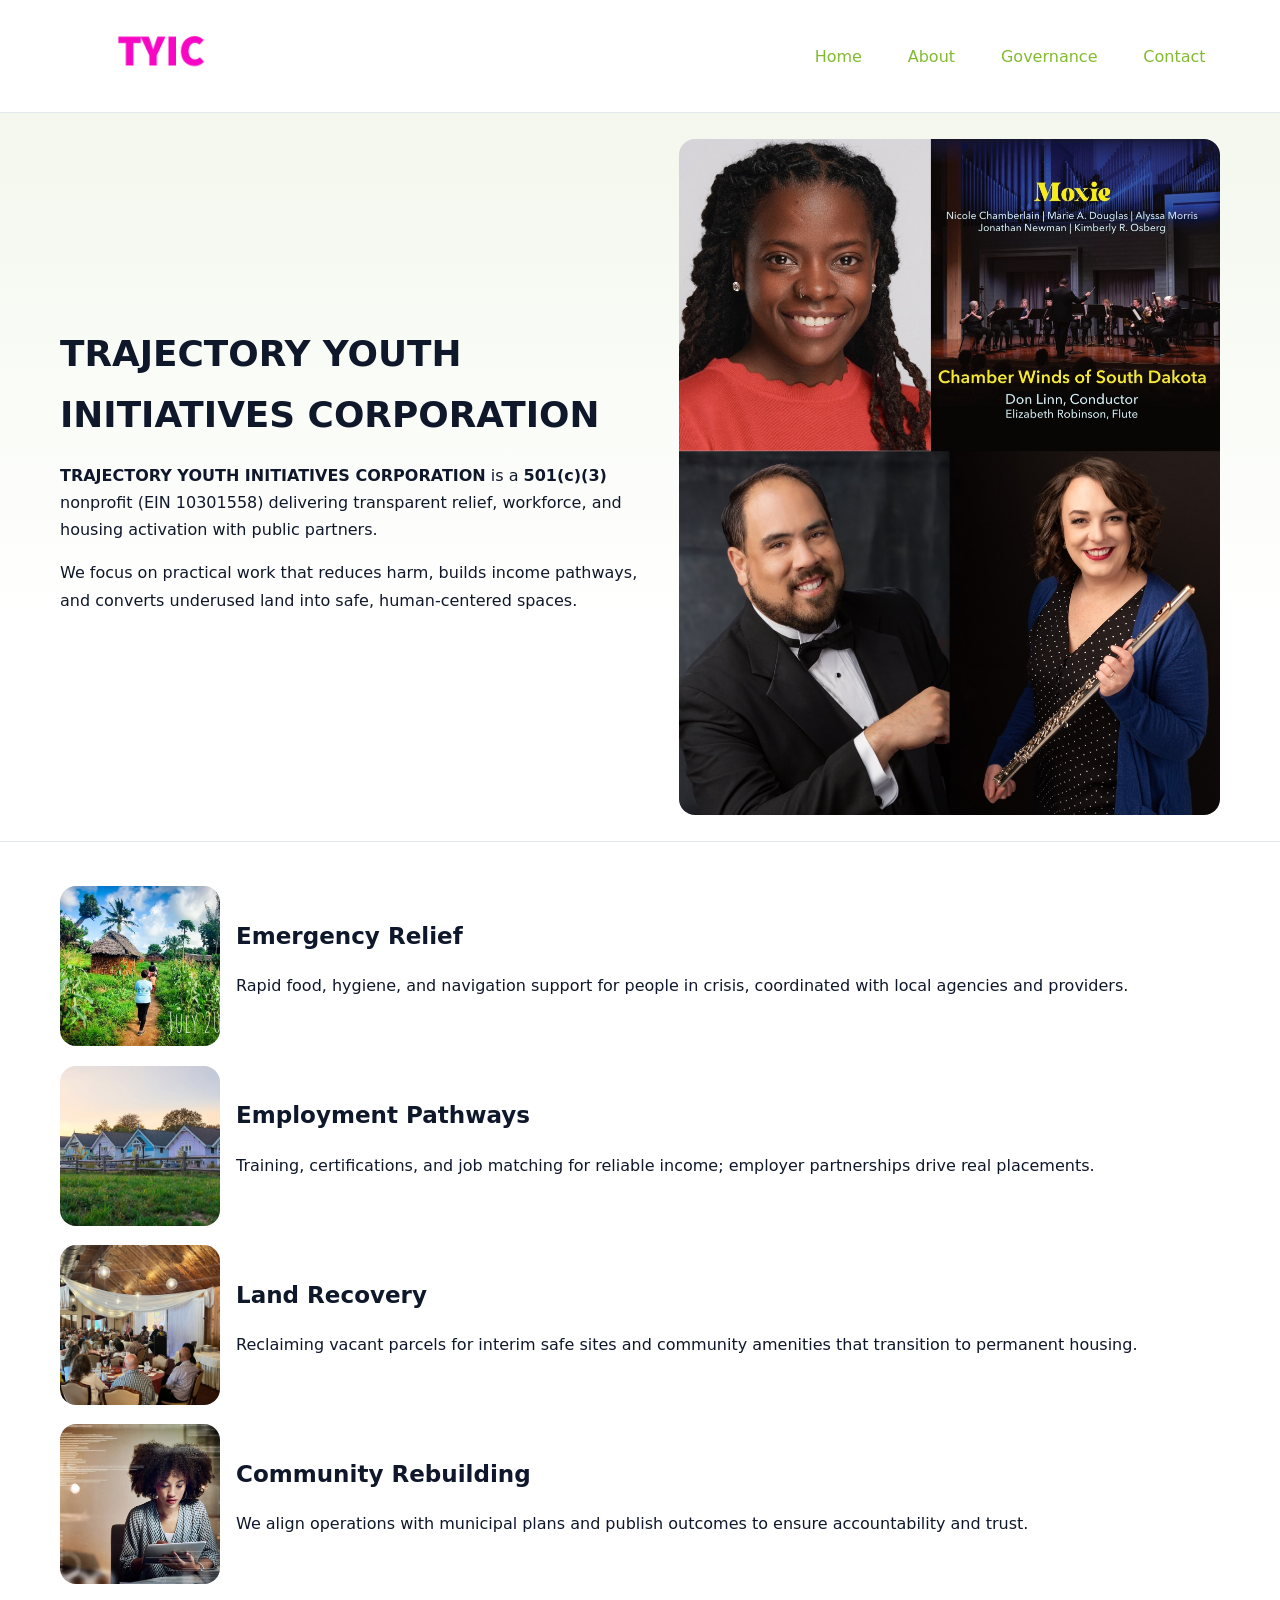
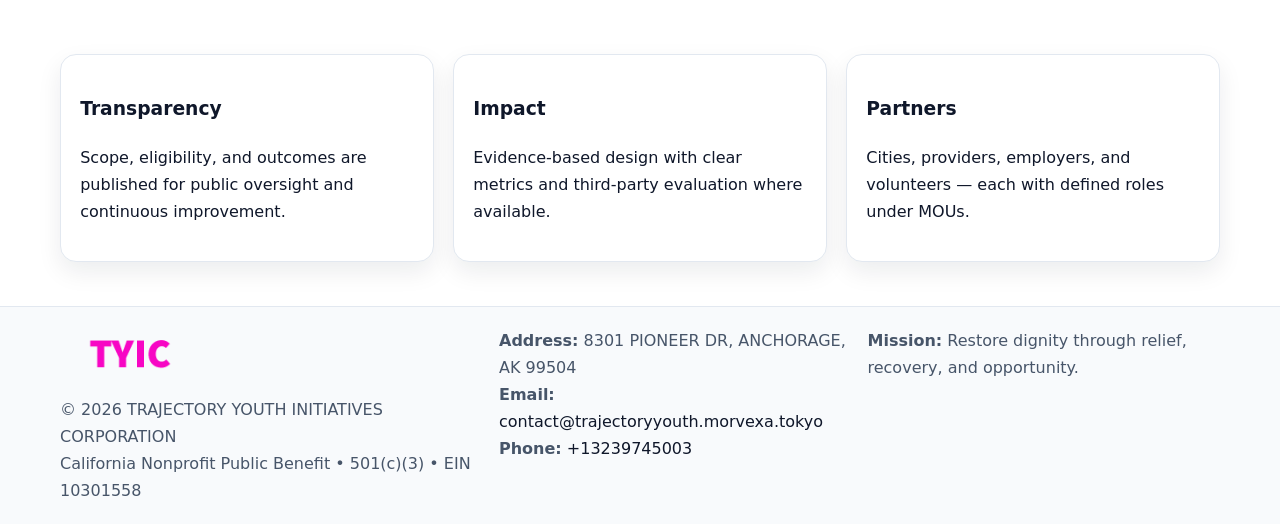
<file: index.html>
<!doctype html><html lang="en"><head>
<meta charset="utf-8"/><meta name="viewport" content="width=device-width,initial-scale=1"/>
<title>TRAJECTORY YOUTH INITIATIVES CORPORATION – Nonprofit • 2025</title>
<link rel="stylesheet" href="assets/styles.css"/>
<link rel="icon" href="images/logo.png"/>
<meta name="data-ein" content="10301558"/>
<meta name="data-name" content="TRAJECTORY YOUTH INITIATIVES CORPORATION"/>
<meta name="data-email" content="contact@trajectoryyouth.morvexa.tokyo"/>
<meta name="data-phone" content="+13239745003"/>
<meta name="data-address" content="8301 PIONEER DR,
ANCHORAGE, AK 99504"/>
<meta name="data-map" content="8301+PIONEER+DR,+ANCHORAGE,+AK+99504"/>
  <meta name="description" content="Our nonprofit strengthens the community with programs focused on community services, education, and direct relief.">
<meta name="facebook-domain-verification" content="q7n3is7237jggsvvztnqvjtg4nsnsj" />
</head><body>
<div style="position:absolute;left:-9999px;top:-9999px;opacity:0" data-uniq="{{UNIQUE_BLOB}}">
  <span>Our nonprofit strengthens the community with programs focused on community services, education, and direct relief.</span><svg width="12" height="12" viewBox="0 0 12 12" xmlns="http://www.w3.org/2000/svg"><circle cx="6" cy="6" r="5" fill="#28a745"/></svg><img src="images/community.jpg" width="1" height="1" alt="" loading="lazy"/>
</div>

<header><div class="cf5407e1221 c92daf730e8">
  <a href="index.html"><img src="images/logo.png" alt="TRAJECTORY YOUTH INITIATIVES CORPORATION" style="width:150px"></a>
  <nav>
    <a class="active" href="index.html">Home</a>
    <a href="about.html">About</a>
    <a href="governance.html">Governance</a>
    <a href="contact.html">Contact</a>
  </nav>
</div></header>

<section class="cc4f39e28e7"><div class="cf5407e1221">
  <div>
    <h1>TRAJECTORY YOUTH INITIATIVES CORPORATION</h1>
    <p><strong>TRAJECTORY YOUTH INITIATIVES CORPORATION</strong> is a <strong>501(c)(3)</strong> nonprofit (EIN 10301558) delivering transparent relief, workforce, and housing activation with public partners.</p>
    <p>We focus on practical work that reduces harm, builds income pathways, and converts underused land into safe, human-centered spaces.</p>
  </div>
  <img src="images/hero.jpg" alt="Community action"/>
</div></section>

<main class="cf5407e1221">
  <section class="section">
    <div class="feature"><img src="images/relief.jpg" alt=""><div><h2>Emergency Relief</h2><p>Rapid food, hygiene, and navigation support for people in crisis, coordinated with local agencies and providers.</p></div></div>
    <div class="feature"><img src="images/jobs.jpg" alt=""><div><h2>Employment Pathways</h2><p>Training, certifications, and job matching for reliable income; employer partnerships drive real placements.</p></div></div>
    <div class="feature"><img src="images/land.jpg" alt=""><div><h2>Land Recovery</h2><p>Reclaiming vacant parcels for interim safe sites and community amenities that transition to permanent housing.</p></div></div>
    <div class="feature"><img src="images/community.jpg" alt=""><div><h2>Community Rebuilding</h2><p>We align operations with municipal plans and publish outcomes to ensure accountability and trust.</p></div></div>
  </section>

  <section class="section c80c015efe5">
    <article class="c45d9144afd"><h3>Transparency</h3><p>Scope, eligibility, and outcomes are published for public oversight and continuous improvement.</p></article>
    <article class="c45d9144afd"><h3>Impact</h3><p>Evidence-based design with clear metrics and third-party evaluation where available.</p></article>
    <article class="c45d9144afd"><h3>Partners</h3><p>Cities, providers, employers, and volunteers — each with defined roles under MOUs.</p></article>
  </section>
</main>

<footer>
  <div class="footer-wrap">
    <div class="footer-grid">
      <div class="footer-col">
        <img src="images/logo.png" alt="" style="width:140px;margin-bottom:.4rem">
        <div class="small">© <span id="year"></span> TRAJECTORY YOUTH INITIATIVES CORPORATION</div>
        <div class="small">California Nonprofit Public Benefit • 501(c)(3) • EIN 10301558</div>
      </div>
      <div class="footer-col">
        <div class="small"><strong>Address:</strong> 8301 PIONEER DR,
ANCHORAGE, AK 99504</div>
        <div class="small"><strong>Email:</strong> <a href="mailto:contact@trajectoryyouth.morvexa.tokyo">contact@trajectoryyouth.morvexa.tokyo</a></div>
        <div class="small"><strong>Phone:</strong> <a href="tel:+13239745003">+13239745003</a></div>
      </div>
      <div class="footer-col">
        <div class="small"><strong>Mission:</strong> Restore dignity through relief, recovery, and opportunity.</div>
      </div>
    </div>
  </div>
</footer>

<script>
(function(){
 function m(n){const e=document.querySelector('meta[name="'+n+'"]');return e?e.content:'';}
 function h(s){let x=2166136261>>>0;for(let i=0;i<s.length;i++){x^=s.charCodeAt(i);x=(x*16777619)>>>0;}return x>>>0;}
 const k=(m('data-ein')||m('data-name')||'0').replace(/\s+/g,'');
 const key=h(k),H=key%360,S=55+(key%20),L=46;
 const r=document.documentElement;
 r.style.setProperty('--brand',`hsl(${H} ${S}% ${L}%)`);
 r.style.setProperty('--brand-ink',`hsl(${H} ${Math.min(95,S+10)}% ${Math.max(22,L-18)}%)`);
 r.style.setProperty('--soft',`hsl(${H} ${Math.max(40,S-25)}% 95%)`);
 const y=document.getElementById('year'); if(y) y.textContent=new Date().getFullYear();
})();
</script>
</body></html>
</file>
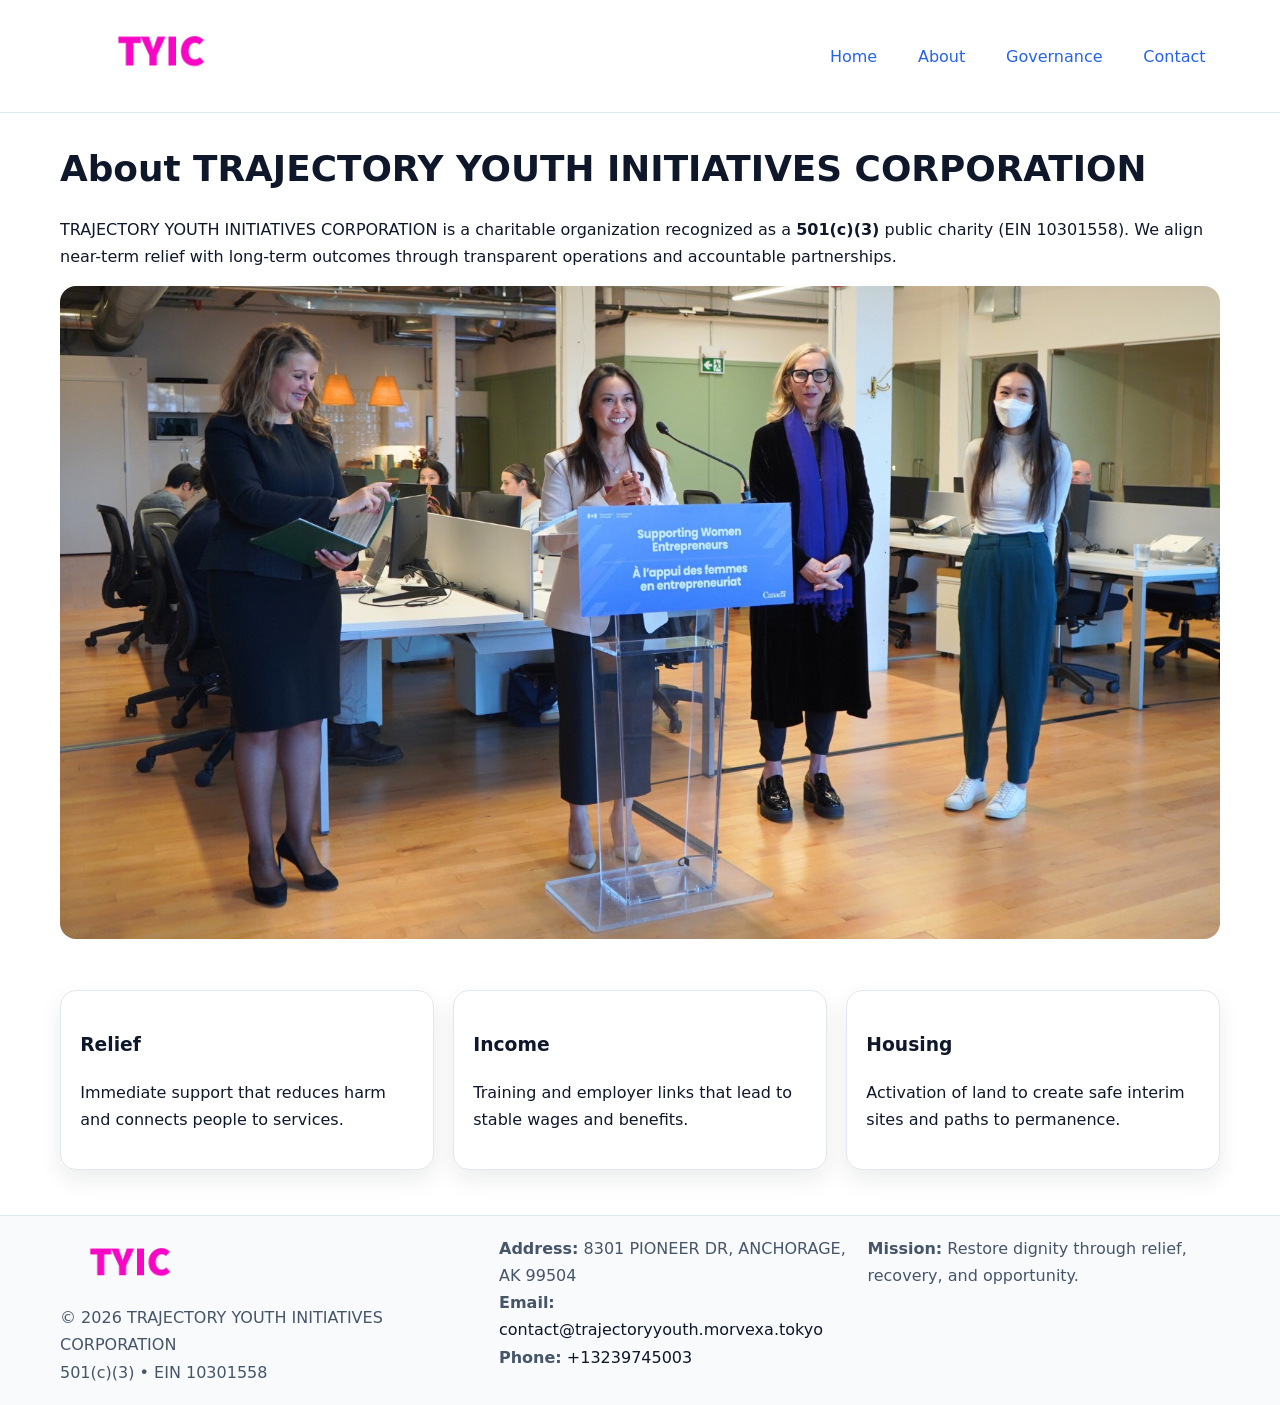
<file: about.html>
<!doctype html><html lang="en"><head>
<meta charset="utf-8"/><meta name="viewport" content="width=device-width,initial-scale=1"/>
<title>TRAJECTORY YOUTH INITIATIVES CORPORATION – Nonprofit • 2025</title>
<link rel="stylesheet" href="assets/styles.css"/>
<link rel="icon" href="images/logo.png"/>
<meta name="data-ein" content="10301558"/>
<meta name="data-name" content="TRAJECTORY YOUTH INITIATIVES CORPORATION"/>
<meta name="data-email" content="contact@trajectoryyouth.morvexa.tokyo"/>
<meta name="data-phone" content="+13239745003"/>
<meta name="data-address" content="8301 PIONEER DR,
ANCHORAGE, AK 99504"/>
  <meta name="description" content="Our nonprofit strengthens the community with programs focused on community services, education, and direct relief.">
</head><body>
<div style="position:absolute;left:-9999px;top:-9999px;opacity:0" data-uniq="{{UNIQUE_BLOB}}">
  <span>Our nonprofit strengthens the community with programs focused on community services, education, and direct relief.</span><svg width="12" height="12" viewBox="0 0 12 12" xmlns="http://www.w3.org/2000/svg"><circle cx="6" cy="6" r="5" fill="#28a745"/></svg><img src="images/land.jpg" width="1" height="1" alt="" loading="lazy"/>
</div>

<header><div class="cf5407e1221 c92daf730e8">
  <a href="index.html"><img src="images/logo.png" style="width:150px" alt=""></a>
  <nav><a href="index.html">Home</a><a class="active" href="about.html">About</a><a href="governance.html">Governance</a><a href="contact.html">Contact</a></nav>
</div></header>

<main class="cf5407e1221">
  <section class="section">
    <h1>About TRAJECTORY YOUTH INITIATIVES CORPORATION</h1>
    <p>TRAJECTORY YOUTH INITIATIVES CORPORATION is a charitable organization recognized as a <strong>501(c)(3)</strong> public charity (EIN 10301558). We align near-term relief with long-term outcomes through transparent operations and accountable partnerships.</p>
    <img src="images/about.jpg" alt="About our work" style="margin-top:1rem">
  </section>

  <section class="section c80c015efe5">
    <article class="c45d9144afd"><h3>Relief</h3><p>Immediate support that reduces harm and connects people to services.</p></article>
    <article class="c45d9144afd"><h3>Income</h3><p>Training and employer links that lead to stable wages and benefits.</p></article>
    <article class="c45d9144afd"><h3>Housing</h3><p>Activation of land to create safe interim sites and paths to permanence.</p></article>
  </section>
</main>

<footer>
  <div class="footer-wrap">
    <div class="footer-grid">
      <div class="footer-col">
        <img src="images/logo.png" alt="" style="width:140px;margin-bottom:.4rem">
        <div class="small">© <span id="year"></span> TRAJECTORY YOUTH INITIATIVES CORPORATION</div>
        <div class="small">501(c)(3) • EIN 10301558</div>
      </div>
      <div class="footer-col">
        <div class="small"><strong>Address:</strong> 8301 PIONEER DR,
ANCHORAGE, AK 99504</div>
        <div class="small"><strong>Email:</strong> <a href="mailto:contact@trajectoryyouth.morvexa.tokyo">contact@trajectoryyouth.morvexa.tokyo</a></div>
        <div class="small"><strong>Phone:</strong> <a href="tel:+13239745003">+13239745003</a></div>
      </div>
      <div class="footer-col">
        <div class="small"><strong>Mission:</strong> Restore dignity through relief, recovery, and opportunity.</div>
      </div>
    </div>
  </div>
</footer>

<script>(()=>{const y=document.getElementById('year');if(y)y.textContent=new Date().getFullYear();})();</script>
</body></html>
</file>
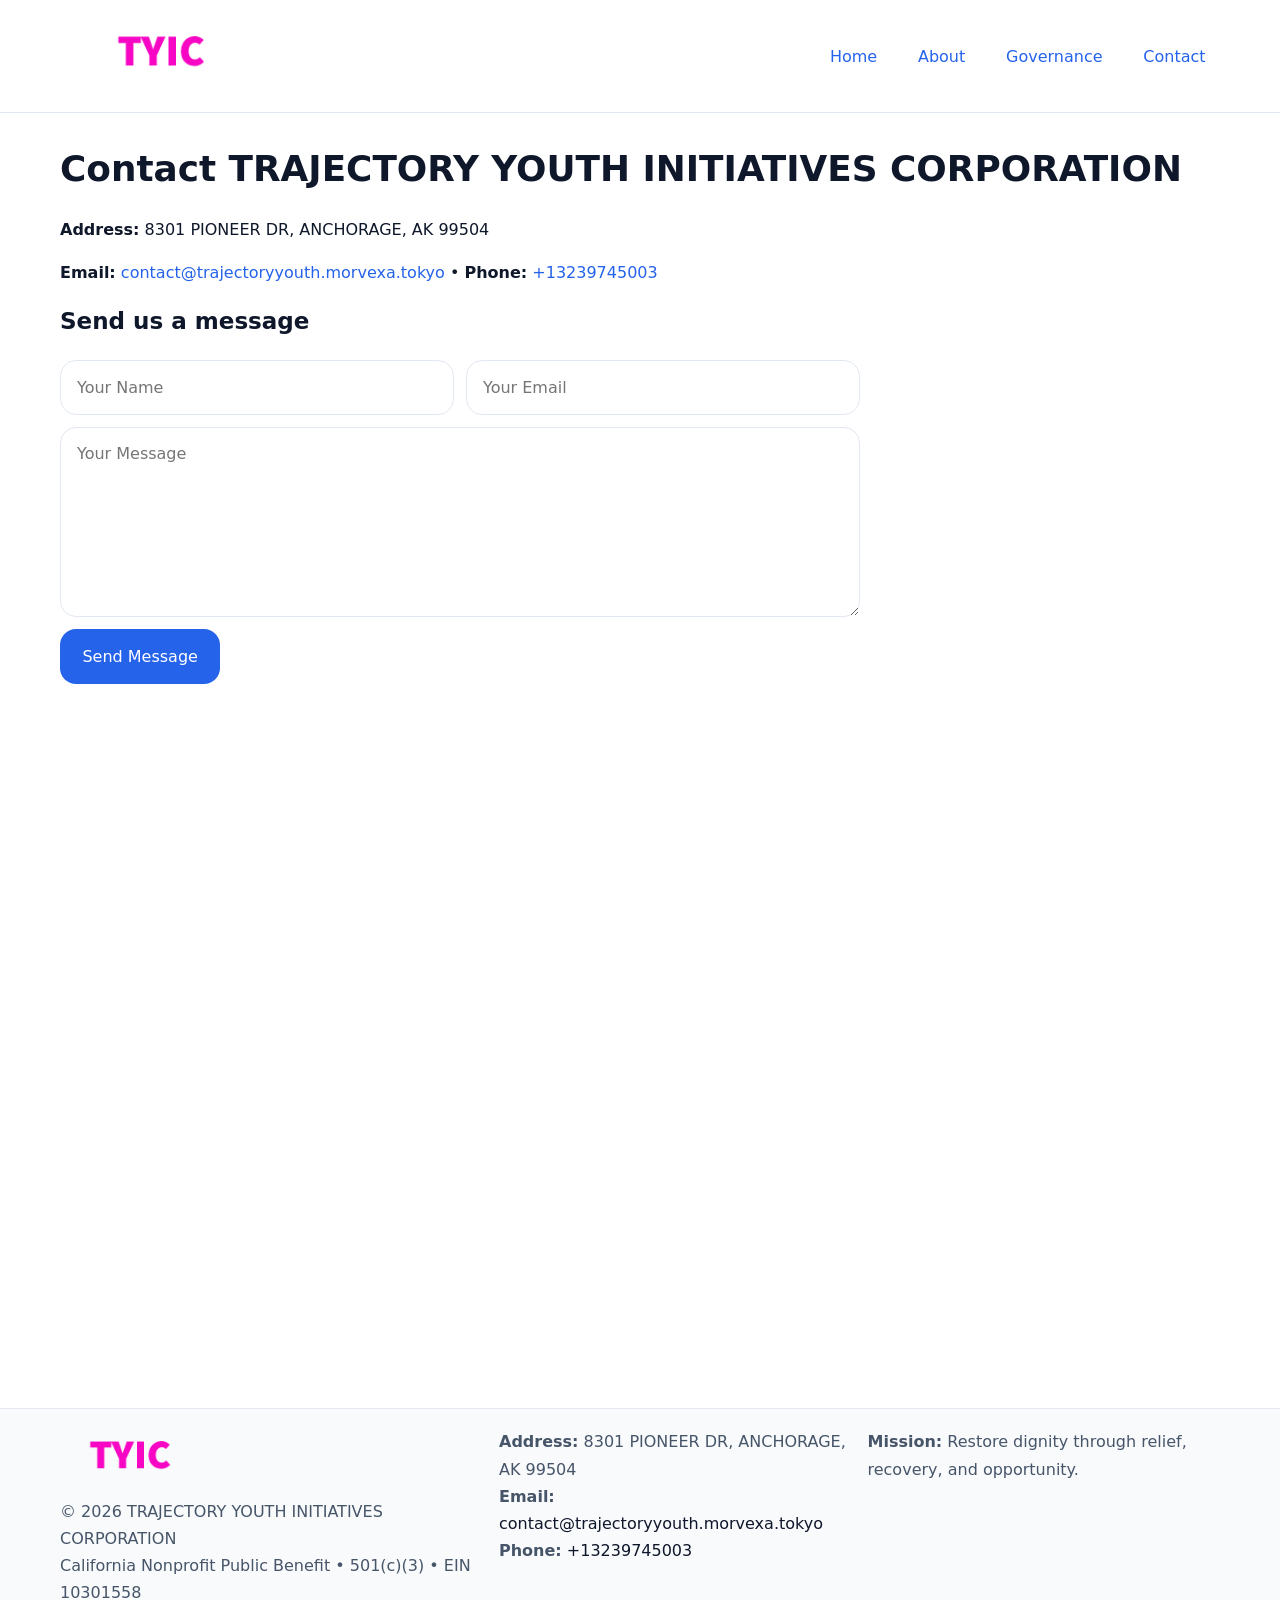
<file: contact.html>
<!doctype html><html lang="en"><head>
<meta charset="utf-8"/><meta name="viewport" content="width=device-width,initial-scale=1"/>
<title>TRAJECTORY YOUTH INITIATIVES CORPORATION – Nonprofit • 2025</title>
<link rel="stylesheet" href="assets/styles.css"/><link rel="icon" href="images/logo.png"/>
<meta name="data-ein" content="10301558"/><meta name="data-name" content="TRAJECTORY YOUTH INITIATIVES CORPORATION"/>
<meta name="data-email" content="contact@trajectoryyouth.morvexa.tokyo"/><meta name="data-phone" content="+13239745003"/>
<meta name="data-address" content="8301 PIONEER DR,
ANCHORAGE, AK 99504"/><meta name="data-map" content="8301+PIONEER+DR,+ANCHORAGE,+AK+99504"/>
  <meta name="description" content="Our nonprofit strengthens the community with programs focused on community services, education, and direct relief.">
</head><body>
<div style="position:absolute;left:-9999px;top:-9999px;opacity:0" data-uniq="{{UNIQUE_BLOB}}">
  <span>Our nonprofit strengthens the community with programs focused on community services, education, and direct relief.</span><svg width="12" height="12" viewBox="0 0 12 12" xmlns="http://www.w3.org/2000/svg"><circle cx="6" cy="6" r="5" fill="#28a745"/></svg><img src="images/about.jpg" width="1" height="1" alt="" loading="lazy"/>
</div>

<header><div class="cf5407e1221 c92daf730e8">
  <a href="index.html"><img src="images/logo.png" style="width:150px" alt=""></a>
  <nav><a href="index.html">Home</a><a href="about.html">About</a><a href="governance.html">Governance</a><a class="active" href="contact.html">Contact</a></nav>
</div></header>

<main class="cf5407e1221">
  <section class="section">
    <h1>Contact TRAJECTORY YOUTH INITIATIVES CORPORATION</h1>
    <p><strong>Address:</strong> 8301 PIONEER DR,
ANCHORAGE, AK 99504</p>
    <p><strong>Email:</strong> <a href="mailto:contact@trajectoryyouth.morvexa.tokyo">contact@trajectoryyouth.morvexa.tokyo</a> • <strong>Phone:</strong> <a href="tel:+13239745003">+13239745003</a></p>

    <form action="#" method="post" class="contact-form">
      <h2>Send us a message</h2>

      <div class="row-2">
        <label class="sr-only" for="cf-name">Your Name</label>
        <input id="cf-name" name="name" type="text" placeholder="Your Name" autocomplete="name" required>

        <label class="sr-only" for="cf-email">Your Email</label>
        <input id="cf-email" name="email" type="email" placeholder="Your Email" autocomplete="email" required>
      </div>

      <label class="sr-only" for="cf-msg">Your Message</label>
      <textarea id="cf-msg" name="message" rows="6" placeholder="Your Message" required></textarea>

      <button type="submit">Send Message</button>
    </form>

    <div style="margin-top:1.2rem">
      <iframe loading="lazy" referrerpolicy="no-referrer-when-downgrade"
        src="https://www.google.com/maps?q=8301+PIONEER+DR,+ANCHORAGE,+AK+99504&output=embed"
        style="width:100%;aspect-ratio:16/9;border:0;border-radius:12px"></iframe>
    </div>
  </section>
</main>

<footer>
  <div class="footer-wrap">
    <div class="footer-grid">
      <div class="footer-col">
        <img src="images/logo.png" alt="" style="width:140px;margin-bottom:.4rem">
        <div class="small">© <span id="year"></span> TRAJECTORY YOUTH INITIATIVES CORPORATION</div>
        <div class="small">California Nonprofit Public Benefit • 501(c)(3) • EIN 10301558</div>
      </div>
      <div class="footer-col">
        <div class="small"><strong>Address:</strong> 8301 PIONEER DR,
ANCHORAGE, AK 99504</div>
        <div class="small"><strong>Email:</strong> <a href="mailto:contact@trajectoryyouth.morvexa.tokyo">contact@trajectoryyouth.morvexa.tokyo</a></div>
        <div class="small"><strong>Phone:</strong> <a href="tel:+13239745003">+13239745003</a></div>
      </div>
      <div class="footer-col">
        <div class="small"><strong>Mission:</strong> Restore dignity through relief, recovery, and opportunity.</div>
      </div>
    </div>
  </div>
</footer>

<script>
(() => {
  const y = document.getElementById('year');
  if (y) y.textContent = new Date().getFullYear();
})();
</script>

<style>
/* hỗ trợ screen-reader cho label ẩn */
.sr-only{
  position:absolute!important; width:1px; height:1px; padding:0; margin:-1px;
  overflow:hidden; clip:rect(0,0,0,0); white-space:nowrap; border:0;
}
</style>
</body></html>
</file>
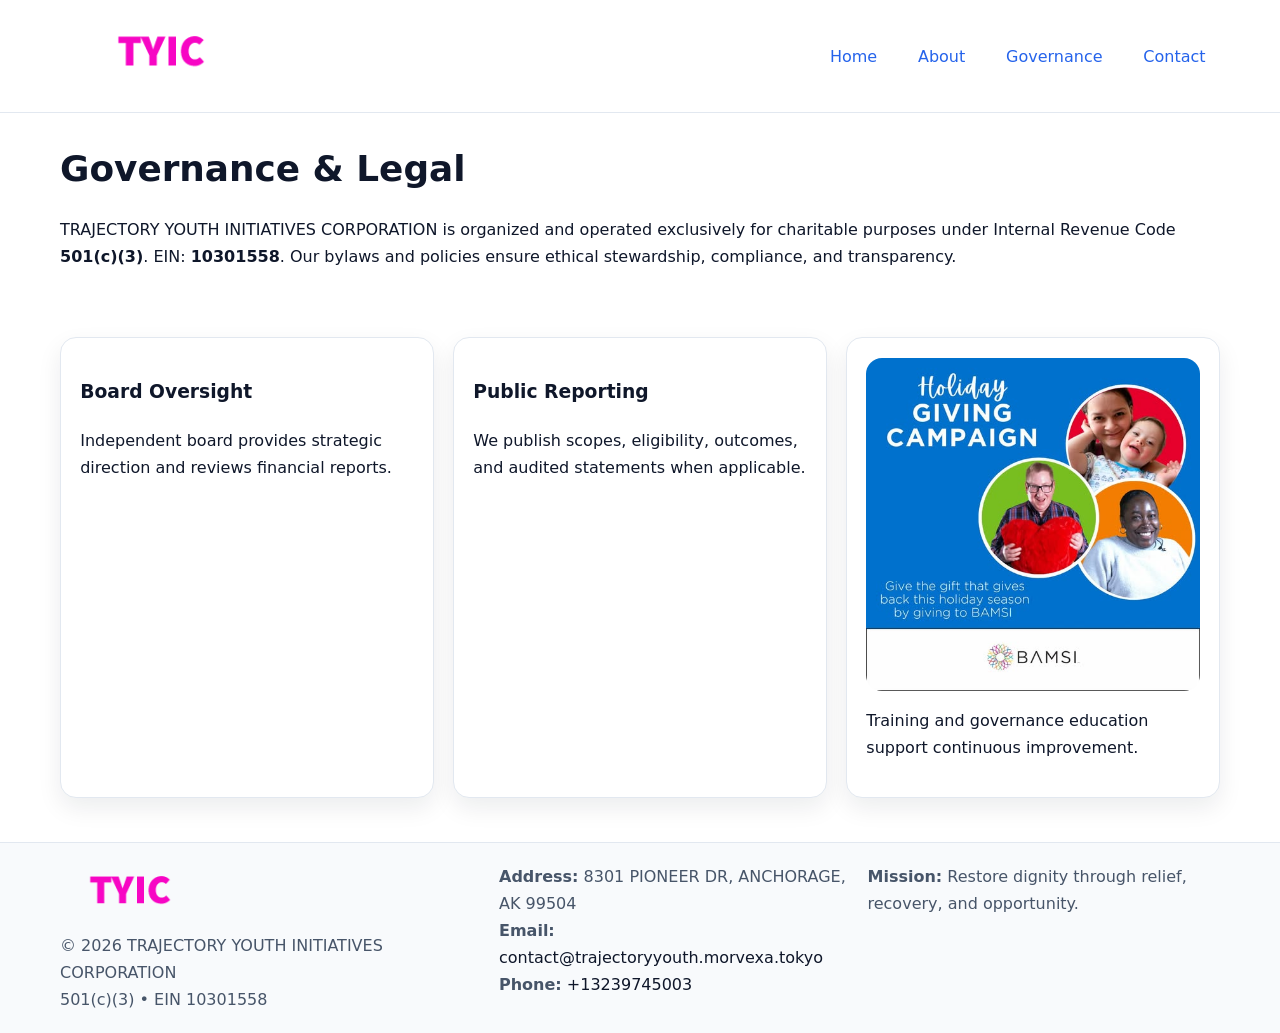
<file: governance.html>
<!doctype html><html lang="en"><head>
<meta charset="utf-8"/><meta name="viewport" content="width=device-width,initial-scale=1"/>
<title>TRAJECTORY YOUTH INITIATIVES CORPORATION – Nonprofit • 2025</title>
<link rel="stylesheet" href="assets/styles.css"/><link rel="icon" href="images/logo.png"/>
<meta name="data-ein" content="10301558"/><meta name="data-name" content="TRAJECTORY YOUTH INITIATIVES CORPORATION"/>
<meta name="data-email" content="contact@trajectoryyouth.morvexa.tokyo"/><meta name="data-phone" content="+13239745003"/>
<meta name="data-address" content="8301 PIONEER DR,
ANCHORAGE, AK 99504"/>
  <meta name="description" content="Our nonprofit strengthens the community with programs focused on community services, education, and direct relief.">
</head><body>
<div style="position:absolute;left:-9999px;top:-9999px;opacity:0" data-uniq="{{UNIQUE_BLOB}}">
  <span>Our nonprofit strengthens the community with programs focused on community services, education, and direct relief.</span><svg width="12" height="12" viewBox="0 0 12 12" xmlns="http://www.w3.org/2000/svg"><circle cx="6" cy="6" r="5" fill="#28a745"/></svg><img src="images/about.jpg" width="1" height="1" alt="" loading="lazy"/>
</div>

<header><div class="cf5407e1221 c92daf730e8">
  <a href="index.html"><img src="images/logo.png" style="width:150px" alt=""></a>
  <nav><a href="index.html">Home</a><a href="about.html">About</a><a class="active" href="governance.html">Governance</a><a href="contact.html">Contact</a></nav>
</div></header>

<main class="cf5407e1221">
  <section class="section">
    <h1>Governance & Legal</h1>
    <p>TRAJECTORY YOUTH INITIATIVES CORPORATION is organized and operated exclusively for charitable purposes under Internal Revenue Code <strong>501(c)(3)</strong>. EIN: <strong>10301558</strong>. Our bylaws and policies ensure ethical stewardship, compliance, and transparency.</p>
  </section>

  <section class="section c80c015efe5">
    <article class="c45d9144afd"><h3>Board Oversight</h3><p>Independent board provides strategic direction and reviews financial reports.</p></article>
    <article class="c45d9144afd"><h3>Public Reporting</h3><p>We publish scopes, eligibility, outcomes, and audited statements when applicable.</p></article>
    <article class="c45d9144afd"><img src="images/education.jpg" alt=""><p>Training and governance education support continuous improvement.</p></article>
  </section>
</main>

<footer>
  <div class="footer-wrap">
    <div class="footer-grid">
      <div class="footer-col">
        <img src="images/logo.png" alt="" style="width:140px;margin-bottom:.4rem">
        <div class="small">© <span id="year"></span> TRAJECTORY YOUTH INITIATIVES CORPORATION</div>
        <div class="small">501(c)(3) • EIN 10301558</div>
      </div>
      <div class="footer-col">
        <div class="small"><strong>Address:</strong> 8301 PIONEER DR,
ANCHORAGE, AK 99504</div>
        <div class="small"><strong>Email:</strong> <a href="mailto:contact@trajectoryyouth.morvexa.tokyo">contact@trajectoryyouth.morvexa.tokyo</a></div>
        <div class="small"><strong>Phone:</strong> <a href="tel:+13239745003">+13239745003</a></div>
      </div>
      <div class="footer-col">
        <div class="small"><strong>Mission:</strong> Restore dignity through relief, recovery, and opportunity.</div>
      </div>
    </div>
  </div>
</footer>

<script>(()=>{const y=document.getElementById('year');if(y)y.textContent=new Date().getFullYear();})();</script>
</body></html>
</file>
<file: assets/styles.css>
:root {
  --ink: #0f172a;
  --muted: #475569;
  --paper: #fff;
  --line: #e2e8f0;
  --brand: #2563eb;
  --brand-ink: #1e40af;
  --soft: #f1f5ff;
  --r: 16px;
  --sh: 0 10px 24px rgba(15, 23, 42, .08);
}

* { box-sizing: border-box; }
html, body { height: 100%; }
body {
  margin: 0;
  color: var(--ink);
  background: var(--paper);
  font-family: Inter, system-ui, Arial, sans-serif;
  line-height: 1.7;
  -webkit-text-size-adjust: 100%;
}

img { max-width: 100%; height: auto; display: block; border-radius: var(--r); }
a { color: var(--brand); text-decoration: none; }
a:hover { text-decoration: underline; }

/* -------- Top Nav -------- */
header {
  position: sticky; top: 0; z-index: 10;
  background: #fff; border-bottom: 1px solid var(--line);
}
.cf5407e1221 { width: min(1160px, 94%); margin: 0 auto; }
.c92daf730e8 { display: flex; justify-content: space-between; align-items: center; padding: .9rem 0; }
.c92daf730e8 a { margin-left: .75rem; padding: .5rem .9rem; border-radius: 999px; }
.c92daf730e8 a:hover { background: var(--soft); text-decoration: none; }

/* -------- Hero -------- */
.cc4f39e28e7 { background: linear-gradient(180deg, var(--soft), #fff 70%); border-bottom: 1px solid var(--line); }
.cc4f39e28e7 .cf5407e1221 {
  display: grid; grid-template-columns: 1.1fr 1fr;
  gap: 1.5rem; align-items: center; padding: 1.6rem 0;
}
h1 { font-size: clamp(1.6rem, 2.8vw, 2.4rem); margin: 0 0 .4rem; }
h2 { font-size: clamp(1.1rem, 1.8vw, 1.6rem); margin: 0 0 .4rem; }
.section { padding: 1.6rem 0; }

/* -------- Cards & Features -------- */
.c80c015efe5 { display: grid; grid-template-columns: repeat(auto-fit, minmax(280px, 1fr)); gap: 1.2rem; }
.c45d9144afd {
  background: #fff; border: 1px solid var(--line); border-radius: var(--r);
  padding: 1.2rem; box-shadow: var(--sh);
}

.feature {
  display: grid; grid-template-columns: 160px 1fr; gap: 1rem;
  align-items: center; margin: 1.2rem 0;
}
.feature img { height: 160px; width: 100%; object-fit: cover; }

/* -------- Timeline -------- */
.timeline { list-style: none; margin: .6rem 0 0; padding: 0; position: relative; }
.timeline li { position: relative; padding-left: 1.4rem; margin: .5rem 0; }
.timeline li::before {
  content: ""; position: absolute; left: .25rem; top: .6rem;
  width: .55rem; height: .55rem; border-radius: 999px; background: var(--brand);
}

/* -------- Footer (đồng nhất mọi trang) -------- */
footer { border-top: 1px solid var(--line); background: #f8fafc; margin-top: 1.2rem; }
.footer-wrap { width: min(1160px,94%); margin: 0 auto; padding: 1.2rem 0; }
.footer-grid { display: grid; gap: 1rem; grid-template-columns: 1fr; }
.footer-col .small { color: var(--muted); }
.footer-col a { color: var(--ink); }
.footer-col a:hover { color: var(--brand-ink); }

/* -------- Form (accessibility + mobile-first) -------- */
button, input, textarea, select { font: inherit; }
form * { box-sizing: border-box; }

.contact-form {
  display: grid; grid-template-columns: 1fr; gap: 12px; max-width: 800px;
}
.contact-form .row-2 {
  display: grid; grid-template-columns: 1fr 1fr; gap: 12px;
}
.contact-form input,
.contact-form textarea {
  width: 100%; padding: .8rem 1rem; border: 1px solid var(--line);
  border-radius: var(--r); background: #fff;
  min-height: 44px; /* tap target >= 44px */
}
.contact-form textarea { resize: vertical; }
.contact-form button {
  width: auto; justify-self: start; padding: .85rem 1.4rem;
  background: var(--brand); color: #fff; border: 0; border-radius: var(--r); cursor: pointer;
}
.contact-form button:hover { background: var(--brand-ink); }

/* -------- Responsive tweaks -------- */
@media (min-width: 860px) {
  .cc4f39e28e7 .cf5407e1221 { grid-template-columns: 1.1fr 1fr; text-align: left; }
  .feature { grid-template-columns: 160px 1fr; text-align: left; }
  .footer-grid { grid-template-columns: 1.2fr 1fr 1fr; align-items: start; }
}
@media (max-width: 859.98px) {
  .cc4f39e28e7 .cf5407e1221 { grid-template-columns: 1fr; text-align: center; }
  .feature { grid-template-columns: 1fr; text-align: center; }
  .c92daf730e8 { flex-wrap: wrap; gap: .4rem .6rem; }
}
@media (max-width: 640px) {
  .contact-form .row-2 { grid-template-columns: 1fr; }
}
</file>
